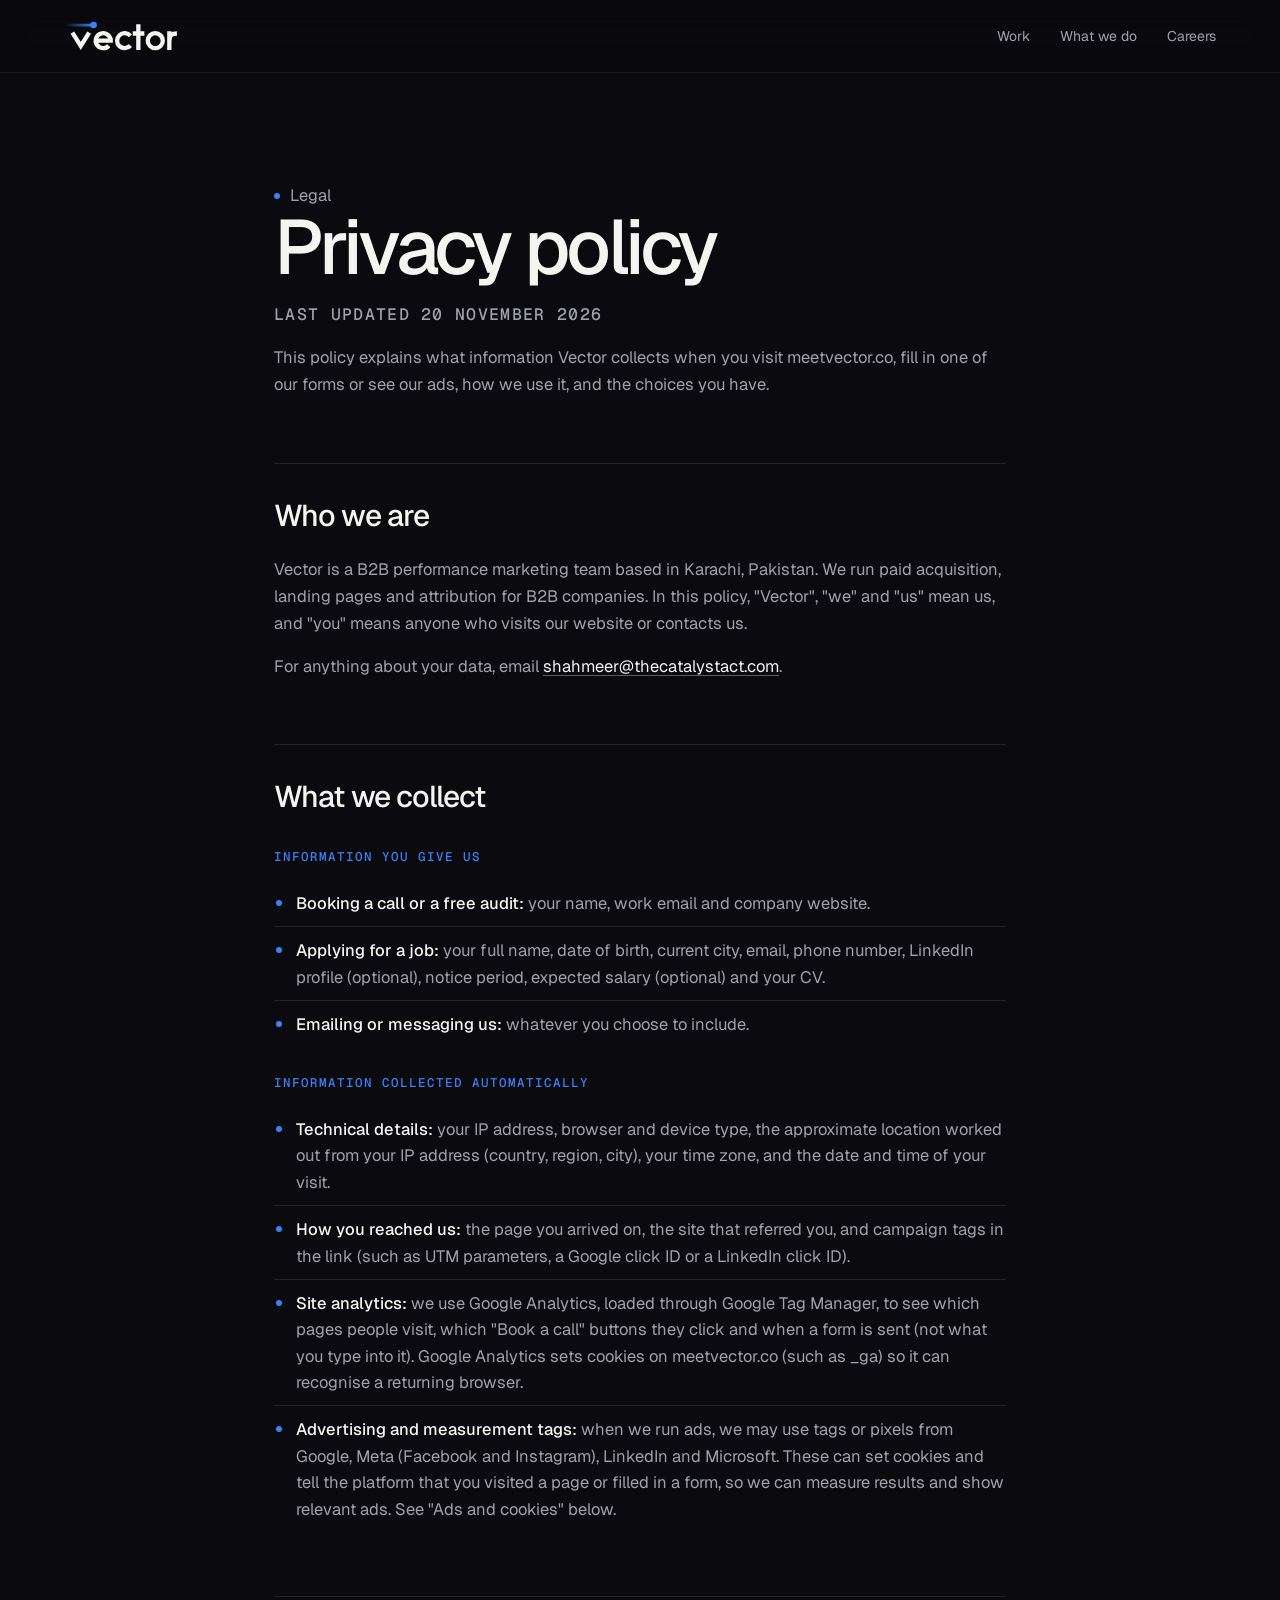
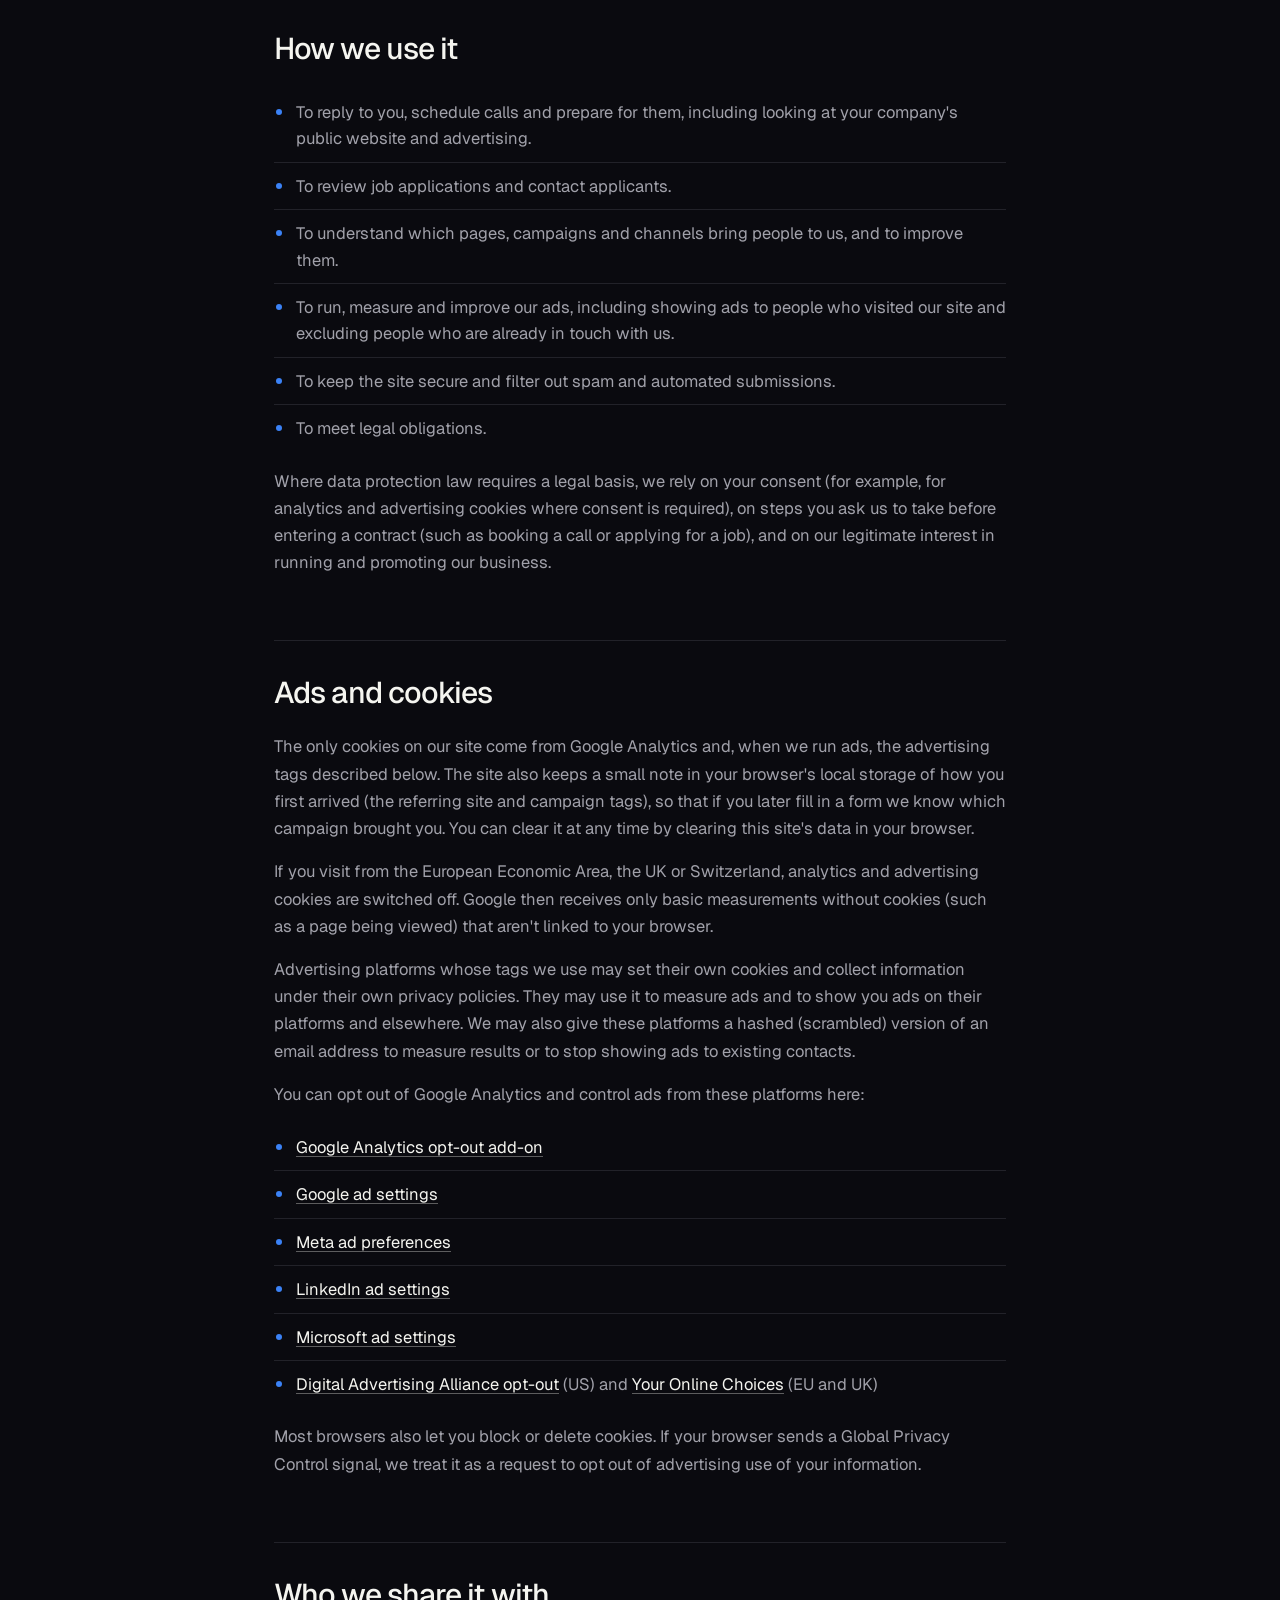
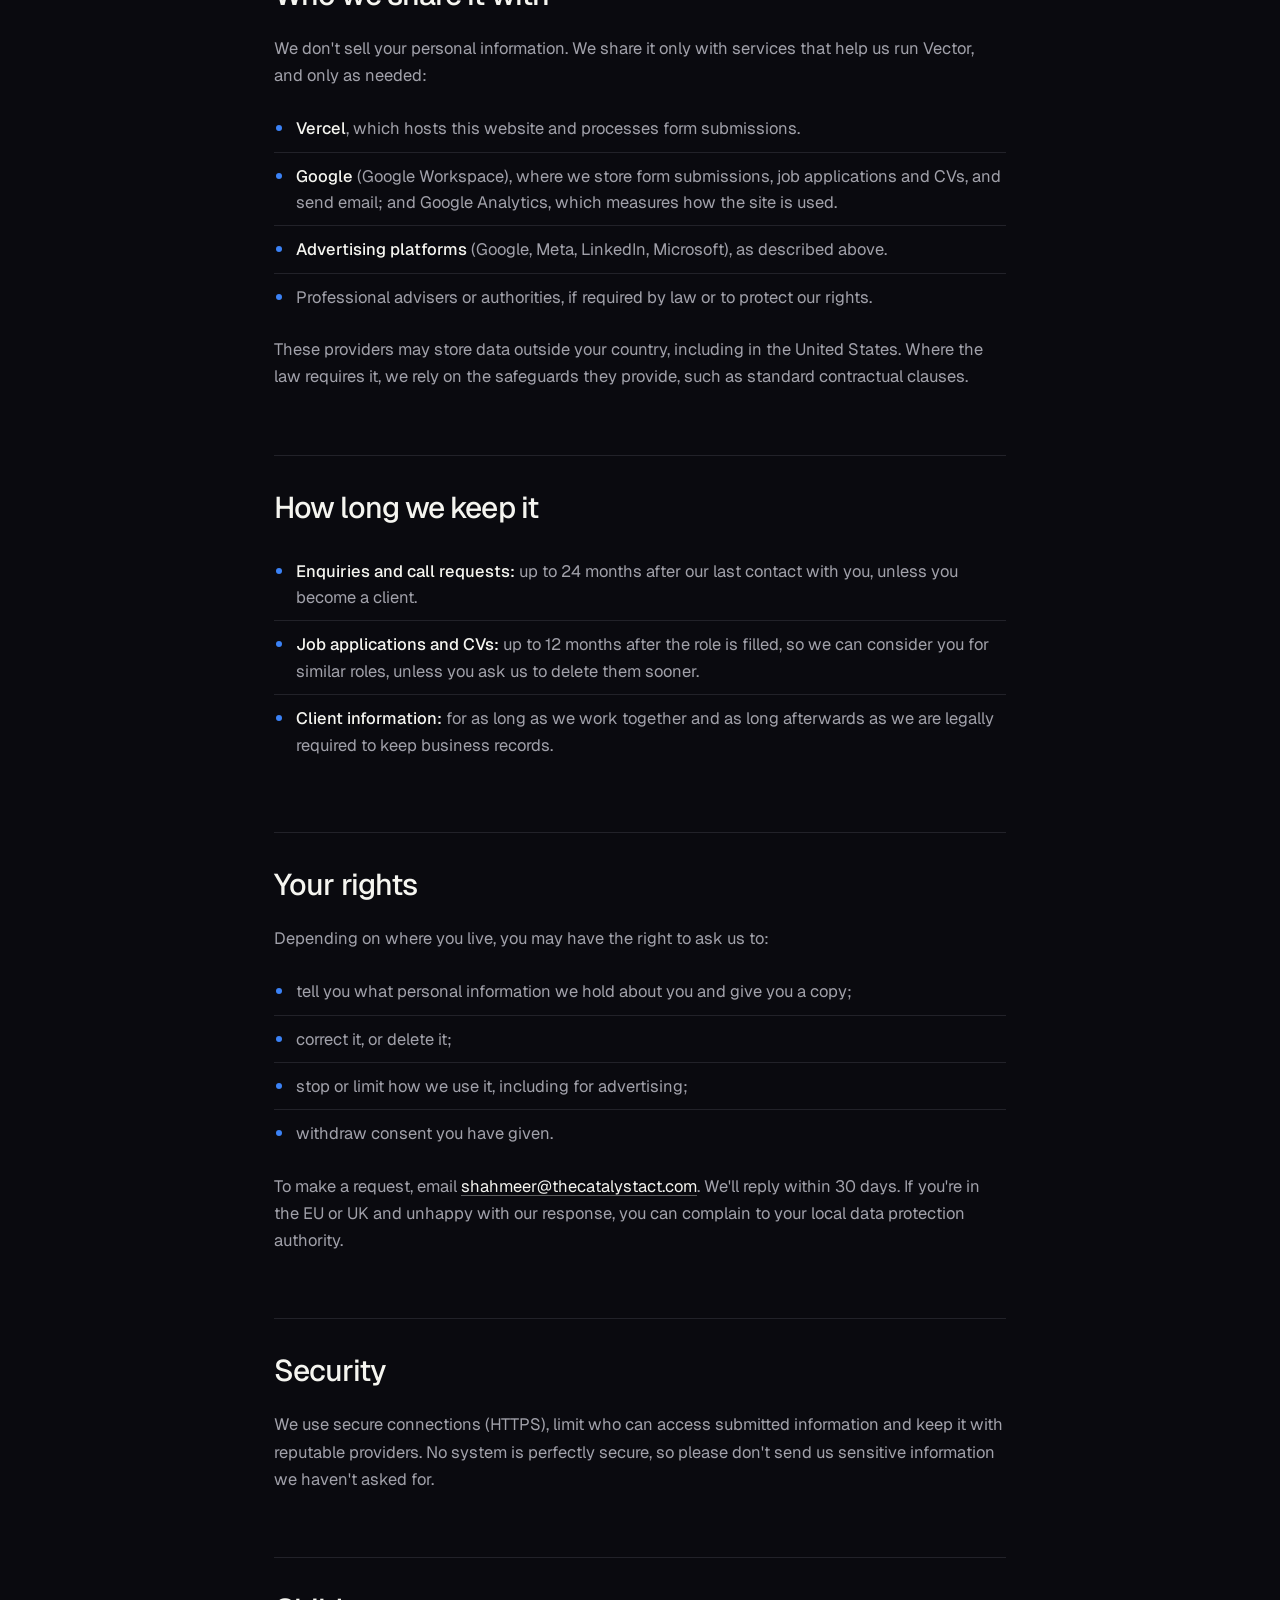
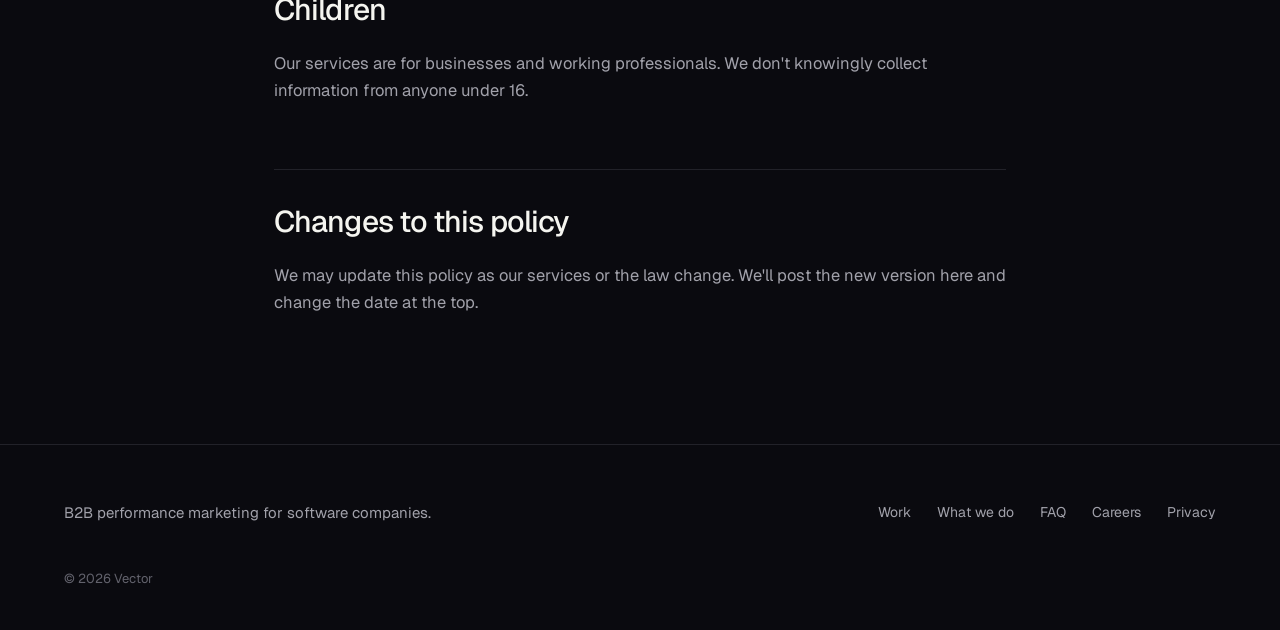
<file: privacy.html>
<!doctype html>
<html lang="en">
<head>
<meta charset="utf-8">
<!-- Google Tag Manager -->
<script>window.dataLayer=window.dataLayer||[];function gtag(){dataLayer.push(arguments);}
/* Consent defaults: off in the EEA, UK and Switzerland (no consent banner yet); a Global Privacy Control signal turns off advertising use everywhere. */
(function(){var g=navigator.globalPrivacyControl===true?'denied':'granted';
gtag('consent','default',{ad_storage:'denied',ad_user_data:'denied',ad_personalization:'denied',analytics_storage:'denied',region:['AT','BE','BG','HR','CY','CZ','DK','EE','FI','FR','DE','GR','HU','IE','IT','LV','LT','LU','MT','NL','PL','PT','RO','SK','SI','ES','SE','IS','LI','NO','GB','CH']});
gtag('consent','default',{ad_storage:g,ad_user_data:g,ad_personalization:g,analytics_storage:'granted'});})();
(function(w,d,s,l,i){w[l]=w[l]||[];w[l].push({'gtm.start':new Date().getTime(),event:'gtm.js'});var f=d.getElementsByTagName(s)[0],j=d.createElement(s),dl=l!='dataLayer'?'&l='+l:'';j.async=true;j.src='https://www.googletagmanager.com/gtm.js?id='+i+dl;f.parentNode.insertBefore(j,f);})(window,document,'script','dataLayer','GTM-5HTP7QW4');</script>
<!-- End Google Tag Manager -->
<meta name="viewport" content="width=device-width,initial-scale=1,viewport-fit=cover">
<title>Privacy policy · Vector</title>
<meta name="description" content="How Vector collects, uses and protects information from visitors to meetvector.co, people who contact us and job applicants.">
<link rel="canonical" href="https://meetvector.co/privacy">
<meta property="og:type" content="website">
<meta property="og:site_name" content="Vector">
<meta property="og:title" content="Privacy policy · Vector">
<meta property="og:description" content="How Vector collects, uses and protects your information.">
<meta property="og:url" content="https://meetvector.co/privacy">
<script>(function(d){d.classList.add('js');if(!matchMedia('(prefers-reduced-motion: reduce)').matches){d.classList.add('cmo');setTimeout(function(){if(!d.classList.contains('cmo-ready'))d.classList.add('cmo-done')},3000);}})(document.documentElement)</script>
<link rel="preconnect" href="https://fonts.googleapis.com">
<link rel="preconnect" href="https://fonts.gstatic.com" crossorigin>
<link rel="stylesheet" href="https://fonts.googleapis.com/css2?family=Geist:wght@300..700&family=Geist+Mono:wght@400;500&display=swap">
<link rel="icon" type="image/svg+xml" href="/assets/favicon.svg">
<link rel="stylesheet" href="/assets/vector.css">
<link rel="stylesheet" href="/assets/careers.css">

<style>
.pv{padding-top:clamp(130px,13vw,170px);padding-bottom:clamp(90px,10vw,140px)}
.pv-in{max-width:780px}
.pv h1{font-size:clamp(44px,6vw,84px);line-height:.98;letter-spacing:-.05em;font-weight:500;margin:0}
.pv-date{margin:18px 0 0;font:500 12px/1 var(--m);letter-spacing:.08em;text-transform:uppercase;color:var(--dim)}
.pv-lede{margin:44px 0 0;font-size:clamp(19px,1.7vw,22px);line-height:1.5;color:var(--bone)}
.pv h2{margin:64px 0 0;padding-top:28px;border-top:1px solid var(--line);font-size:clamp(24px,2.4vw,30px);font-weight:500;letter-spacing:-.03em}
.pv h3{margin:30px 0 0;font:500 12.5px/1 var(--m);letter-spacing:.08em;text-transform:uppercase;color:var(--vblue-2)}
.pv p{margin:16px 0 0;color:var(--ash);line-height:1.65;font-size:16.5px}
.pv ul{margin:16px 0 0;padding:0;list-style:none}
.pv li{position:relative;padding:10px 0 10px 22px;border-top:1px solid var(--line);color:var(--ash);line-height:1.6;font-size:16.5px}
.pv li:first-child{border-top:0}
.pv li::before{content:"";position:absolute;left:2px;top:20px;width:6px;height:6px;border-radius:50%;background:var(--vblue-2)}
.pv li b{color:var(--bone);font-weight:500}
.pv a{color:var(--bone);text-decoration:underline;text-decoration-color:rgba(245,245,240,.35);text-underline-offset:3px;transition:text-decoration-color .4s}
.pv a:hover{text-decoration-color:var(--bone)}
</style>
</head>
<body>
<!-- Google Tag Manager (noscript) -->
<noscript><iframe src="https://www.googletagmanager.com/ns.html?id=GTM-5HTP7QW4" height="0" width="0" style="display:none;visibility:hidden"></iframe></noscript>
<!-- End Google Tag Manager (noscript) -->
<nav class="nav solid" aria-label="Main">
  <div class="wrap">
    <a href="/" class="wordmark" aria-label="Vector home"><svg class="wm" width="115" height="30" viewBox="10 12.5 144 37.5" aria-hidden="true"><defs><linearGradient id="nwm" x1="12" x2="46" y1="0" y2="0" gradientUnits="userSpaceOnUse"><stop offset="0" stop-color="#3B82F6" stop-opacity="0"/><stop offset="1" stop-color="#3B82F6"/></linearGradient></defs><path d="M20.5 26.9L31 43.66L41.5 26.9M49.70 37.10H71.20M68.50 37.10A9.40 9.40 0 1 0 66.09 43.39M93.10 31.06A9.40 9.40 0 1 0 93.10 43.14M103.10 16.6V48.8M96.10 28.10H110.60M133.70 37.10A9.40 9.40 0 1 0 114.90 37.10A9.40 9.40 0 1 0 133.70 37.10ZM141.90 25.4V48.8M141.90 39.10C141.90 29.30 145.40 28.10 151.40 28.10" fill="none" stroke="#F5F5F0" stroke-width="5.4" stroke-miterlimit="10"/><g class="wm-s"><path d="M12 17.5H46" stroke="url(#nwm)" stroke-width="3.4" stroke-linecap="round"/><circle cx="47" cy="17.5" r="4.1" fill="#3B82F6"/></g></svg></a>
    <div class="nav-links"><a href="/#work">Work</a><a href="/#services">What we do</a><a href="/careers">Careers</a></div>
  </div>
</nav>
<main>
<section class="pv">
  <div class="wrap pv-in">
    <p class="label">Legal</p>
    <h1>Privacy policy</h1>
    <p class="pv-date">Last updated 20 November 2026</p>

    <p class="pv-lede">This policy explains what information Vector collects when you visit meetvector.co, fill in one of our forms or see our ads, how we use it, and the choices you have.</p>

    <h2>Who we are</h2>
    <p>Vector is a B2B performance marketing team based in Karachi, Pakistan. We run paid acquisition, landing pages and attribution for B2B companies. In this policy, "Vector", "we" and "us" mean us, and "you" means anyone who visits our website or contacts us.</p>
    <p>For anything about your data, email <a href="mailto:shahmeer@thecatalystact.com">shahmeer@thecatalystact.com</a>.</p>

    <h2>What we collect</h2>
    <h3>Information you give us</h3>
    <ul>
      <li><b>Booking a call or a free audit:</b> your name, work email and company website.</li>
      <li><b>Applying for a job:</b> your full name, date of birth, current city, email, phone number, LinkedIn profile (optional), notice period, expected salary (optional) and your CV.</li>
      <li><b>Emailing or messaging us:</b> whatever you choose to include.</li>
    </ul>
    <h3>Information collected automatically</h3>
    <ul>
      <li><b>Technical details:</b> your IP address, browser and device type, the approximate location worked out from your IP address (country, region, city), your time zone, and the date and time of your visit.</li>
      <li><b>How you reached us:</b> the page you arrived on, the site that referred you, and campaign tags in the link (such as UTM parameters, a Google click ID or a LinkedIn click ID).</li>
      <li><b>Site analytics:</b> we use Google Analytics, loaded through Google Tag Manager, to see which pages people visit, which "Book a call" buttons they click and when a form is sent (not what you type into it). Google Analytics sets cookies on meetvector.co (such as _ga) so it can recognise a returning browser.</li>
      <li><b>Advertising and measurement tags:</b> when we run ads, we may use tags or pixels from Google, Meta (Facebook and Instagram), LinkedIn and Microsoft. These can set cookies and tell the platform that you visited a page or filled in a form, so we can measure results and show relevant ads. See "Ads and cookies" below.</li>
    </ul>

    <h2>How we use it</h2>
    <ul>
      <li>To reply to you, schedule calls and prepare for them, including looking at your company's public website and advertising.</li>
      <li>To review job applications and contact applicants.</li>
      <li>To understand which pages, campaigns and channels bring people to us, and to improve them.</li>
      <li>To run, measure and improve our ads, including showing ads to people who visited our site and excluding people who are already in touch with us.</li>
      <li>To keep the site secure and filter out spam and automated submissions.</li>
      <li>To meet legal obligations.</li>
    </ul>
    <p>Where data protection law requires a legal basis, we rely on your consent (for example, for analytics and advertising cookies where consent is required), on steps you ask us to take before entering a contract (such as booking a call or applying for a job), and on our legitimate interest in running and promoting our business.</p>

    <h2>Ads and cookies</h2>
    <p>The only cookies on our site come from Google Analytics and, when we run ads, the advertising tags described below. The site also keeps a small note in your browser's local storage of how you first arrived (the referring site and campaign tags), so that if you later fill in a form we know which campaign brought you. You can clear it at any time by clearing this site's data in your browser.</p>
    <p>If you visit from the European Economic Area, the UK or Switzerland, analytics and advertising cookies are switched off. Google then receives only basic measurements without cookies (such as a page being viewed) that aren't linked to your browser.</p>
    <p>Advertising platforms whose tags we use may set their own cookies and collect information under their own privacy policies. They may use it to measure ads and to show you ads on their platforms and elsewhere. We may also give these platforms a hashed (scrambled) version of an email address to measure results or to stop showing ads to existing contacts.</p>
    <p>You can opt out of Google Analytics and control ads from these platforms here:</p>
    <ul class="pv-links">
      <li><a href="https://tools.google.com/dlpage/gaoptout" target="_blank" rel="noopener">Google Analytics opt-out add-on</a></li>
      <li><a href="https://adssettings.google.com" target="_blank" rel="noopener">Google ad settings</a></li>
      <li><a href="https://www.facebook.com/adpreferences" target="_blank" rel="noopener">Meta ad preferences</a></li>
      <li><a href="https://www.linkedin.com/psettings/advertising" target="_blank" rel="noopener">LinkedIn ad settings</a></li>
      <li><a href="https://account.microsoft.com/privacy/ad-settings" target="_blank" rel="noopener">Microsoft ad settings</a></li>
      <li><a href="https://optout.aboutads.info" target="_blank" rel="noopener">Digital Advertising Alliance opt-out</a> (US) and <a href="https://www.youronlinechoices.eu" target="_blank" rel="noopener">Your Online Choices</a> (EU and UK)</li>
    </ul>
    <p>Most browsers also let you block or delete cookies. If your browser sends a Global Privacy Control signal, we treat it as a request to opt out of advertising use of your information.</p>

    <h2>Who we share it with</h2>
    <p>We don't sell your personal information. We share it only with services that help us run Vector, and only as needed:</p>
    <ul>
      <li><b>Vercel</b>, which hosts this website and processes form submissions.</li>
      <li><b>Google</b> (Google Workspace), where we store form submissions, job applications and CVs, and send email; and Google Analytics, which measures how the site is used.</li>
      <li><b>Advertising platforms</b> (Google, Meta, LinkedIn, Microsoft), as described above.</li>
      <li>Professional advisers or authorities, if required by law or to protect our rights.</li>
    </ul>
    <p>These providers may store data outside your country, including in the United States. Where the law requires it, we rely on the safeguards they provide, such as standard contractual clauses.</p>

    <h2>How long we keep it</h2>
    <ul>
      <li><b>Enquiries and call requests:</b> up to 24 months after our last contact with you, unless you become a client.</li>
      <li><b>Job applications and CVs:</b> up to 12 months after the role is filled, so we can consider you for similar roles, unless you ask us to delete them sooner.</li>
      <li><b>Client information:</b> for as long as we work together and as long afterwards as we are legally required to keep business records.</li>
    </ul>

    <h2>Your rights</h2>
    <p>Depending on where you live, you may have the right to ask us to:</p>
    <ul>
      <li>tell you what personal information we hold about you and give you a copy;</li>
      <li>correct it, or delete it;</li>
      <li>stop or limit how we use it, including for advertising;</li>
      <li>withdraw consent you have given.</li>
    </ul>
    <p>To make a request, email <a href="mailto:shahmeer@thecatalystact.com">shahmeer@thecatalystact.com</a>. We'll reply within 30 days. If you're in the EU or UK and unhappy with our response, you can complain to your local data protection authority.</p>

    <h2>Security</h2>
    <p>We use secure connections (HTTPS), limit who can access submitted information and keep it with reputable providers. No system is perfectly secure, so please don't send us sensitive information we haven't asked for.</p>

    <h2>Children</h2>
    <p>Our services are for businesses and working professionals. We don't knowingly collect information from anyone under 16.</p>

    <h2>Changes to this policy</h2>
    <p>We may update this policy as our services or the law change. We'll post the new version here and change the date at the top.</p>
  </div>
</section>
</main>
<footer class="foot">
  <div class="wrap">
    <div class="foot-r">
      <p>B2B performance marketing for software companies.</p>
      <div class="foot-links"><a href="/#work">Work</a><a href="/#services">What we do</a><a href="/#faq">FAQ</a><a href="/careers">Careers</a><a href="/privacy" aria-current="page">Privacy</a></div>
    </div>
    <small>© 2026 Vector</small>
  </div>
</footer>
<script src="/assets/leads.js"></script>

</body>
</html>
</file>
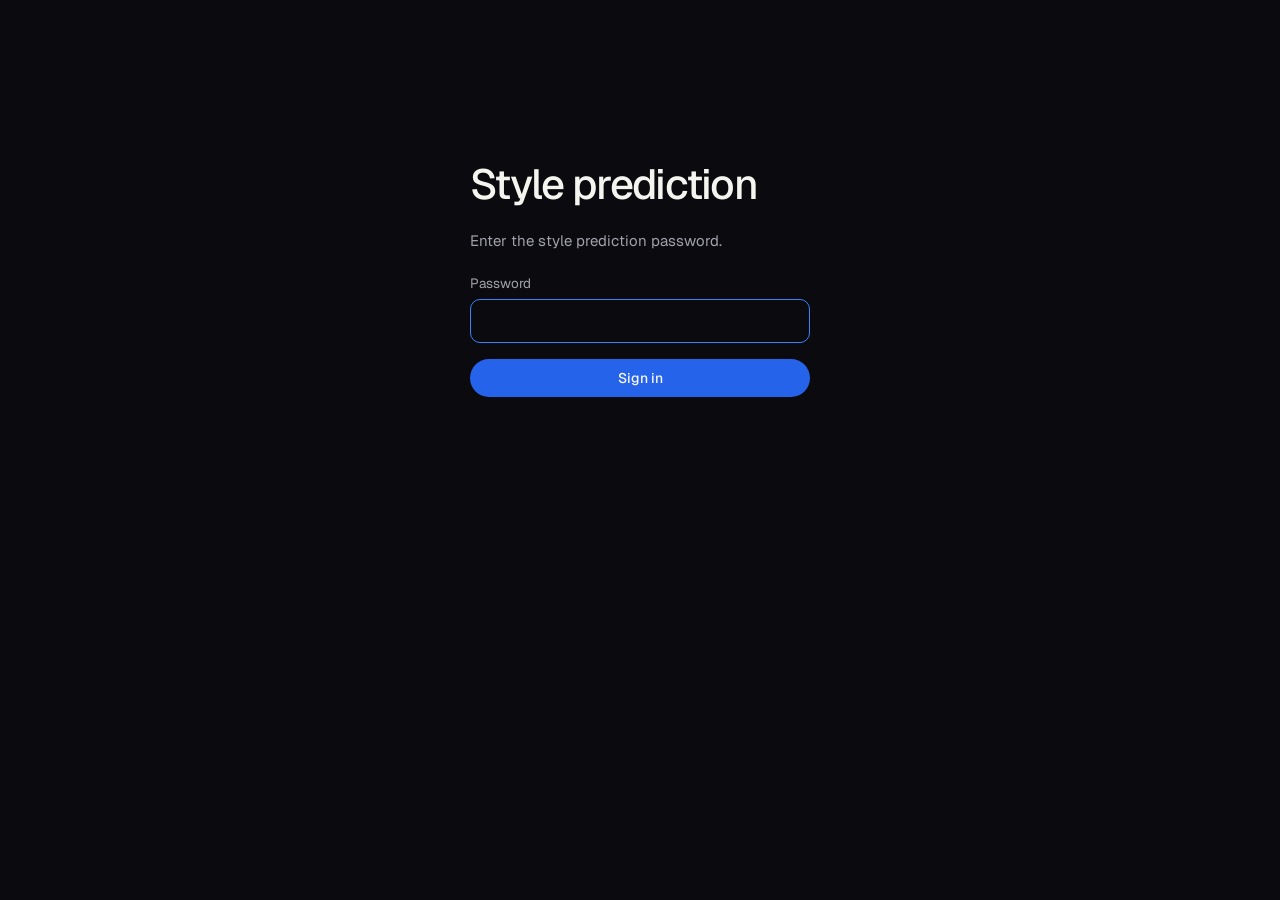
<file: style-prediction-model.html>
<!doctype html>
<html lang="en">
<head>
<meta charset="utf-8">
<meta name="viewport" content="width=device-width,initial-scale=1,viewport-fit=cover">
<title>Style sales prediction · Vector</title>
<meta name="robots" content="noindex,nofollow">
<link rel="preconnect" href="https://fonts.googleapis.com">
<link rel="preconnect" href="https://fonts.gstatic.com" crossorigin>
<link rel="stylesheet" href="https://fonts.googleapis.com/css2?family=Geist:wght@300..700&family=Geist+Mono:wght@400;500&display=swap">
<link rel="icon" type="image/svg+xml" href="/assets/favicon.svg">
<link rel="stylesheet" href="/assets/vector.css">
<link rel="stylesheet" href="/assets/admin.css">
<link rel="stylesheet" href="/assets/style-model.css">
</head>
<body>
<div id="app"></div>
<script src="/assets/style-predict.js"></script>
<script src="/assets/style-model.js"></script>
</body>
</html>
</file>
<file: assets/vector.css>
/* Vector shared styles for the work preview: Vector's frame stays constant, each case sets its own colour world */
:root{
  --ink:#0A0A0F;--ink-2:#111117;--line:#222229;--line-2:#34343C;
  --bone:#F5F5F0;--ash:#A1A1AA;--dim:#62626C;
  --acc:#3B82F6;--acc-2:#60A5FA;--on-accent:#F5F5F0;
  --vblue:#2563EB;--vblue-2:#3B82F6;
  --nav-bg:rgba(10,10,15,.72);--dimtext:#3b3b44;--glow:rgba(59,130,246,.5);--cta-glow:rgba(37,99,235,.16);
  --f:"Geist",system-ui,-apple-system,"Segoe UI",Roboto,sans-serif;
  --m:"Geist Mono",ui-monospace,SFMono-Regular,Menlo,monospace;
  --fd:var(--f);
  --e:cubic-bezier(.16,1,.3,1);
  color-scheme:dark;
}
*{box-sizing:border-box}
html{background:var(--ink);-webkit-text-size-adjust:100%}
html.lenis,html.lenis body{height:auto}
.lenis.lenis-smooth{scroll-behavior:auto!important}
body{margin:0;background:var(--ink);color:var(--bone);font:400 17px/1.6 var(--f);-webkit-font-smoothing:antialiased;overflow-x:clip}
::selection{background:var(--vblue);color:#F5F5F0}
a{color:inherit;text-decoration:none}
button{font:inherit;color:inherit}
:focus-visible{outline:2px solid var(--acc);outline-offset:4px;border-radius:2px}
img,svg{max-width:100%}
h1,h2,h3,h4{margin:0;font-weight:500;text-wrap:balance}
.wrap{max-width:1200px;margin-inline:auto;padding-left:max(24px,env(safe-area-inset-left,0px));padding-right:max(24px,env(safe-area-inset-right,0px))}
section{position:relative}
.sec{padding-block:clamp(100px,12vw,170px)}
.label{display:flex;align-items:center;gap:10px;font-size:14px;color:var(--ash);margin:0 0 22px}
.label::before{content:"";width:6px;height:6px;border-radius:50%;background:var(--vblue-2)}
.h2{font-size:clamp(40px,5.2vw,76px);line-height:1;letter-spacing:-.045em;max-width:14ch}
.sub{color:var(--ash);font-size:clamp(17px,1.4vw,19px);line-height:1.6;max-width:48ch;margin:24px 0 0}
.motion [data-rv]{opacity:0;transform:translateY(18px);filter:blur(6px)}

/* Vector's own controls never take the client colour */
.btn{display:inline-flex;align-items:center;gap:10px;padding:16px 24px;border-radius:999px;border:0;cursor:pointer;font:500 15px/1 var(--f);transition:background .5s var(--e),box-shadow .5s var(--e)}
.btn-blue{background:var(--vblue);color:#F5F5F0}
.btn-blue:hover{background:var(--vblue-2);box-shadow:0 10px 40px -10px rgba(59,130,246,.75)}
.btn svg,.lnk svg,.tile-cta svg{transition:transform .5s var(--e)}
.btn:hover svg,.lnk:hover svg{transform:translateX(4px)}
.lnk{display:inline-flex;align-items:center;gap:8px;font-weight:500;position:relative;padding-block:6px}
.lnk::after{content:"";position:absolute;left:0;right:0;bottom:0;height:1px;background:currentColor;opacity:.3;transition:opacity .5s var(--e)}
.lnk:hover::after{opacity:1}
.ctas{display:flex;flex-wrap:wrap;align-items:center;gap:16px 28px;margin-top:38px}

/* nav: always Vector */
.nav{position:fixed;top:0;left:0;right:0;z-index:50;padding-top:env(safe-area-inset-top,0px);transition:transform .7s var(--e),background .5s,border-color .5s;border-bottom:1px solid transparent}
.nav.hide{transform:translateY(-105%)}
.nav.solid{background:var(--nav-bg);-webkit-backdrop-filter:blur(16px);backdrop-filter:blur(16px);border-bottom-color:rgba(255,255,255,.06)}
.nav .wrap{display:flex;align-items:center;justify-content:space-between;height:72px;gap:24px}
.wordmark{display:inline-flex;align-items:center}
.wordmark .wm{display:block;overflow:visible}
.wordmark .wm-s{transition:transform .7s var(--e)}
.wordmark:hover .wm-s{transform:translate(4px,-3px)}
.nav-links{display:flex;gap:30px;font-size:14px;color:var(--ash)}
.nav-links a{transition:color .4s}
.nav-links a:hover,.nav-links a[aria-current="page"]{color:var(--bone)}
.nav .btn{padding:11px 18px;font-size:14px}
.nav-prog{position:absolute;left:0;bottom:-1px;height:2px;width:100%;background:var(--acc);transform-origin:left;transform:scaleX(0)}
@media (max-width:860px){.nav-links{display:none}}

/* work tiles */
.work-head{display:grid;grid-template-columns:minmax(0,6fr) minmax(0,5fr);gap:32px 56px;align-items:end}
.work-head .sub{margin:0}
@media (max-width:860px){.work-head{grid-template-columns:1fr}}
.tiles{display:flex;flex-direction:column;gap:22px;margin-top:clamp(56px,6vw,80px)}
.tile{position:relative;display:grid;grid-template-columns:minmax(0,5fr) minmax(0,6fr);min-height:460px;border-radius:24px;overflow:hidden;border:1px solid var(--t-line);background:var(--t-bg);color:var(--t-fg);isolation:isolate;transition:transform .8s var(--e),box-shadow .8s var(--e),border-color .6s var(--e)}
.tile:hover{transform:translateY(-4px);border-color:var(--t-acc);box-shadow:0 40px 90px -40px var(--t-glow)}
.tile-txt{display:flex;flex-direction:column;justify-content:space-between;gap:36px;padding:clamp(26px,3vw,40px)}
.tile-client{display:flex;align-items:center;gap:10px;margin:0;font-size:14px;color:var(--t-mute)}
.tile-client i{width:7px;height:7px;border-radius:50%;background:var(--t-acc);box-shadow:0 0 12px var(--t-acc)}
.tile h3{font-size:clamp(26px,2.6vw,38px);line-height:1.08;letter-spacing:-.035em;margin-top:18px;max-width:18ch}
.tile-stats{display:flex;flex-wrap:wrap;gap:16px 40px}
.tile-stats span{display:flex;flex-direction:column;gap:6px;font-size:13.5px;color:var(--t-mute)}
.tile-stats b{font:500 clamp(30px,3vw,44px)/1 var(--f);letter-spacing:-.045em;color:var(--t-fg);font-variant-numeric:tabular-nums}
.tile-cta{display:inline-flex;align-items:center;gap:8px;margin-top:26px;font-weight:500;font-size:15px}
.tile:hover .tile-cta svg,.next:hover .tile-cta svg{transform:translateX(4px)}
.tile-vis{position:relative;min-height:380px;overflow:hidden}
/* alternate: text left, right, left */
.tile:nth-child(even){grid-template-columns:minmax(0,6fr) minmax(0,5fr)}
.tile:nth-child(even) .tile-txt{order:2}
.tile-tamba{--t-bg:#0D0B07;--t-fg:#F7EFD9;--t-mute:#B1A78D;--t-line:#2A2419;--t-acc:#E9B949;--t-glow:rgba(233,185,73,.45)}
.tile-pers{--t-bg:#0C0A1A;--t-fg:#F1EDFF;--t-mute:#A9A2CC;--t-line:#272247;--t-acc:#B6A4FF;--t-glow:rgba(182,164,255,.45)}
.tile-rout{--t-bg:#07120E;--t-fg:#ECF3EE;--t-mute:#9DB2A6;--t-line:#1C2E25;--t-acc:#19B57E;--t-glow:rgba(25,181,126,.4)}
@media (max-width:900px){.tile,.tile:nth-child(even){grid-template-columns:1fr}.tile:nth-child(even) .tile-txt{order:0}.tile-vis{min-height:400px}}

/* case study frame */
.cs-hero{position:relative;padding-top:clamp(140px,15vw,190px);padding-bottom:clamp(40px,5vw,72px);overflow:hidden}
.cs-client{display:flex;align-items:center;gap:10px;margin:0;font-size:15px;color:var(--ash)}
.cs-client i{width:7px;height:7px;border-radius:50%;background:var(--acc);box-shadow:0 0 12px var(--acc)}
.cs-h1{font-size:clamp(52px,7.6vw,124px);line-height:.95;letter-spacing:-.055em;margin-top:26px;max-width:12ch}
.cs-h1 .l{display:block;overflow:hidden;padding-bottom:.06em}
.cs-h1 .l>span{display:inline-block}
.cs-lede{color:var(--ash);font-size:clamp(18px,1.5vw,21px);max-width:52ch;margin:30px 0 0}
.cs-res{display:flex;flex-wrap:wrap;gap:18px 52px;margin-top:40px;padding-top:26px;border-top:1px solid var(--line)}
.cs-res div{display:flex;flex-direction:column;gap:8px;font-size:14px;color:var(--ash);max-width:20ch}
.cs-res b{font:500 clamp(34px,3.6vw,52px)/1 var(--f);letter-spacing:-.05em;color:var(--acc);font-variant-numeric:tabular-nums}
.cs-meta{display:grid;grid-template-columns:repeat(4,minmax(0,1fr));gap:24px;margin:0;padding-top:28px;border-top:1px solid var(--line)}
.cs-meta dt{font-size:13px;color:var(--dim);margin-bottom:8px}
.cs-meta dd{margin:0;font-size:15px;line-height:1.5;color:var(--bone)}
@media (max-width:860px){.cs-meta{grid-template-columns:1fr 1fr}}
.act{padding-block:clamp(90px,10vw,150px);border-top:1px solid var(--line)}
.chap{display:flex;align-items:center;gap:12px;margin:0 0 34px;font-size:14px;color:var(--ash)}
.chap b{display:grid;place-items:center;width:26px;height:26px;border-radius:50%;border:1px solid var(--acc);color:var(--acc);font:500 12px var(--m)}
.statement{font-size:clamp(30px,3.8vw,56px);line-height:1.12;letter-spacing:-.035em;max-width:26ch;margin:0}
.statement .w,.act-h .w{transition:color .4s}
.motion [data-brighten] .w{color:var(--dimtext)}
.act-h{font-size:clamp(40px,5.2vw,80px);line-height:1;letter-spacing:-.05em;max-width:16ch}
.act-p{color:var(--ash);font-size:clamp(17px,1.4vw,19px);max-width:50ch;margin:24px 0 0}
.split{display:grid;grid-template-columns:minmax(0,6fr) minmax(0,5fr);gap:clamp(32px,5vw,80px);align-items:center}
.split.top{align-items:end}
@media (max-width:900px){.split{grid-template-columns:1fr}}
.panel{position:relative;border-radius:22px;border:1px solid var(--line);background:var(--ink-2);overflow:hidden}
.gap-l{margin-top:clamp(56px,7vw,88px)}
.viz{display:block;width:100%;height:auto;overflow:visible}
.viz .tick,.tick{font:500 12px var(--f);fill:var(--dim)}
.viz-cap{font-size:13.5px;color:var(--dim);margin:16px 0 0;max-width:72ch}
.three{display:grid;grid-template-columns:repeat(3,minmax(0,1fr));gap:clamp(20px,3vw,40px);margin-top:clamp(56px,6vw,80px);padding-top:30px;border-top:1px solid var(--line)}
.three b{display:block;font-weight:500;font-size:19px;letter-spacing:-.02em}
.three p{color:var(--ash);font-size:15.5px;margin:10px 0 0}
@media (max-width:760px){.three{grid-template-columns:1fr}}
.big-nums{display:grid;grid-template-columns:repeat(3,minmax(0,1fr));margin-top:clamp(56px,6vw,80px);border-top:1px solid var(--line)}
.big-nums div{padding:28px 24px 6px 0}
.big-nums div+div{padding-left:24px;border-left:1px solid var(--line)}
.big-nums b{display:block;font:500 clamp(48px,6vw,92px)/1 var(--f);letter-spacing:-.06em;color:var(--acc);font-variant-numeric:tabular-nums}
.big-nums span{display:block;color:var(--ash);margin-top:14px;font-size:15px;max-width:28ch}
@media (max-width:760px){.big-nums{grid-template-columns:1fr}.big-nums div,.big-nums div+div{padding:22px 0;border-left:0;border-top:1px solid var(--line)}}
.cs-quote{margin:0}
.cs-quote blockquote{margin:0;font-size:clamp(30px,4vw,60px);line-height:1.1;letter-spacing:-.04em;max-width:24ch;text-indent:-.4em}
.cs-quote figcaption{margin-top:28px;color:var(--ash);font-size:15px}
.cs-quote figcaption b{display:block;color:var(--bone);font-weight:500}
.next{position:relative;display:block;padding:clamp(34px,5vw,64px);border-radius:24px;border:1px solid var(--line);overflow:hidden;isolation:isolate;transition:border-color .6s var(--e)}
.next:hover{border-color:var(--n-acc)}
.next-glow{position:absolute;inset:-40%;z-index:-1;background:radial-gradient(closest-side,var(--n-acc),transparent);opacity:.12;transition:opacity .8s var(--e)}
.next:hover .next-glow{opacity:.24}
.next small{font-size:14px;color:var(--ash)}
.next h2{font-size:clamp(32px,4.4vw,64px);line-height:1.02;letter-spacing:-.045em;margin-top:16px;max-width:20ch}
.replay{all:unset;cursor:pointer;display:inline-flex;align-items:center;gap:8px;padding:8px 14px;border-radius:999px;border:1px solid var(--line-2);font-size:13px;color:var(--ash);transition:color .4s,border-color .4s}
.replay:hover{color:var(--bone);border-color:var(--ash)}
.cta{overflow:hidden}
.cta::before{content:"";position:absolute;inset:0;pointer-events:none;background:radial-gradient(700px circle at 75% 40%,var(--cta-glow),transparent 60%)}
.cs-cta{position:relative}
.cs-cta h2{font-size:clamp(44px,6.4vw,100px);line-height:.98;letter-spacing:-.055em;max-width:14ch}

/* chapter tracker */
.chaps{position:fixed;left:50%;bottom:calc(18px + env(safe-area-inset-bottom,0px));z-index:40;display:flex;gap:4px;padding:5px;border-radius:999px;background:rgba(10,10,15,.78);-webkit-backdrop-filter:blur(14px);backdrop-filter:blur(14px);border:1px solid rgba(255,255,255,.08);transform:translate(-50%,24px);opacity:0;pointer-events:none;transition:opacity .5s var(--e),transform .7s var(--e);max-width:calc(100vw - 32px);overflow-x:auto;scrollbar-width:none}
.chaps::-webkit-scrollbar{display:none}
.chaps.on{opacity:1;transform:translate(-50%,0);pointer-events:auto}
.chaps a{display:flex;align-items:center;gap:7px;padding:8px 13px;border-radius:999px;font-size:13px;color:#A1A1AA;white-space:nowrap;transition:background .4s,color .4s}
.chaps a b{font:500 11px var(--m);color:#62626C;transition:color .4s}
.chaps a.on{background:rgba(255,255,255,.08);color:#F5F5F0}
.chaps a.on b{color:var(--acc)}
@media (max-width:620px){.chaps a span{display:none}.chaps a.on span{display:inline}}

.foot{border-top:1px solid var(--line);padding-block:56px 40px}
.foot-r{display:flex;flex-wrap:wrap;justify-content:space-between;gap:28px}
.foot p{margin:0;color:var(--ash);font-size:15px;max-width:50ch}
.foot-links{display:flex;flex-wrap:wrap;gap:10px 26px;font-size:14px;color:var(--ash)}
.foot-links a{transition:color .4s}
.foot-links a:hover{color:var(--bone)}
.foot small{display:block;margin-top:44px;color:var(--dim);font-size:13px}

@media (prefers-reduced-motion:reduce){*,*::before,*::after{transition-duration:.001ms!important;animation-duration:.001ms!important}}
</file>
<file: assets/careers.css>
/* Careers pages. Sits on top of vector.css. */
:root{--leak:#E5484D;--ink-3:#16161D}
.job-meta{display:flex;flex-wrap:wrap;gap:6px 18px;font:500 12px/1.4 var(--m);letter-spacing:.08em;text-transform:uppercase;color:var(--ash)}
.job-meta span{overflow-wrap:anywhere}
.job-meta span+span::before{content:"";display:inline-block;width:3px;height:3px;border-radius:50%;background:var(--dim);vertical-align:middle;margin:-2px 18px 0 -12px}
.sr{position:absolute!important;width:1px;height:1px;overflow:hidden;clip:rect(0 0 0 0);white-space:nowrap}

/* ---------- hero ---------- */
.c-hero{padding-top:clamp(150px,16vw,220px);padding-bottom:clamp(90px,10vw,140px);overflow:hidden}
.c-amb{position:absolute;inset:0;width:100%;height:100%;display:block}
.c-hero::after{content:"";position:absolute;inset:0;pointer-events:none;z-index:1;background:radial-gradient(ellipse 50% 60% at 22% 45%,rgba(10,10,15,.75),rgba(10,10,15,0) 75%)}
.c-hero .wrap{position:relative;z-index:2}
.c-hero h1{font-size:clamp(56px,7.6vw,116px);line-height:.96;letter-spacing:-.055em;font-weight:500}
.c-hero .sub{max-width:46ch}
.ctas .btn:hover svg{transform:translateY(3px)}
.c-msg .sub{max-width:52ch}

/* ---------- sections ---------- */
.c-sec{padding-block:clamp(80px,9vw,130px);border-top:1px solid var(--line)}
.c-head{margin-bottom:clamp(40px,5vw,64px)}
.c-head h2{font-size:clamp(36px,4.6vw,64px);line-height:1;letter-spacing:-.045em;font-weight:500;max-width:22ch}
.c-head-row{display:flex;flex-wrap:wrap;justify-content:space-between;align-items:flex-end;gap:16px 40px}
.c-count{margin:0;font:500 12.5px/1 var(--m);letter-spacing:.08em;text-transform:uppercase;color:var(--ash);padding:9px 14px;border:1px solid var(--line-2);border-radius:999px}

.about-text{font-size:clamp(28px,3.4vw,48px);line-height:1.18;letter-spacing:-.035em;max-width:24ch;margin:0}
.about-foot{display:flex;flex-wrap:wrap;justify-content:space-between;align-items:center;gap:20px;margin-top:72px;padding-top:28px;border-top:1px solid var(--line);color:var(--ash)}
.about-foot p{margin:0;max-width:52ch}
.lnk::after{content:"";position:absolute;left:0;right:0;bottom:0;height:1px;background:currentColor;opacity:.3;transition:opacity .5s var(--e)}
.lnk:hover::after{opacity:1}
.lnk svg{transition:transform .5s var(--e)}
.lnk:hover svg{transform:translateX(4px)}
.about-foot .lnk{color:var(--bone)}

/* ---------- roles (accordion) ---------- */
.c-roles{padding-bottom:clamp(100px,11vw,160px)}
.closed-note{margin:0 0 24px;padding:14px 18px;border:1px solid var(--line-2);border-radius:12px;color:var(--ash);font-size:15px}
.roles{list-style:none;margin:0;padding:0;display:flex;flex-direction:column;gap:12px}
.role{border:1px solid var(--line);border-radius:18px;background:var(--ink-2);transition:border-color .5s var(--e),background .5s var(--e)}
.role:hover{border-color:var(--line-2)}
.role.open{border-color:#2b3a5c;background:linear-gradient(180deg,#121524,var(--ink-2) 220px)}
.role-h{margin:0;font:inherit}
.role-btn{all:unset;box-sizing:border-box;width:100%;cursor:pointer;display:grid;grid-template-columns:minmax(0,1fr) auto auto;gap:12px 36px;align-items:center;padding:26px 28px;border-radius:18px}
.role-btn:focus-visible{outline:2px solid var(--vblue-2);outline-offset:3px}
.role-t{font-size:clamp(22px,2.3vw,30px);font-weight:500;line-height:1.15;letter-spacing:-.03em;color:var(--bone)}
.role-t .draft{font:500 11px/1 var(--m);letter-spacing:.08em;text-transform:uppercase;font-style:normal;color:var(--ink);background:var(--bone);border-radius:6px;padding:4px 7px;vertical-align:5px;margin-left:8px}
.role-tog{display:inline-flex;align-items:center;gap:12px;font-size:14px;color:var(--ash);white-space:nowrap;transition:color .4s}
.role-tog i{position:relative;width:34px;height:34px;border-radius:50%;border:1px solid var(--line-2);transition:background .5s var(--e),border-color .5s var(--e),transform .6s var(--e)}
.role-tog i::before,.role-tog i::after{content:"";position:absolute;left:50%;top:50%;width:12px;height:1.5px;margin:-.75px 0 0 -6px;background:var(--bone);transition:transform .6s var(--e)}
.role-tog i::after{transform:rotate(90deg)}
.role-btn:hover .role-tog{color:var(--bone)}
.role-btn:hover .role-tog i{border-color:var(--ash)}
.role.open .role-tog i{background:var(--vblue);border-color:var(--vblue);transform:rotate(180deg)}
.role.open .role-tog i::after{transform:rotate(0)}
@media (max-width:760px){.role-btn{grid-template-columns:minmax(0,1fr) auto;padding:22px 20px}.role-btn .job-meta{grid-column:1;grid-row:2}.role-tog{grid-column:2;grid-row:1/3}.role-tog-t{display:none}}

.js .role-jd{display:grid;grid-template-rows:0fr;transition:grid-template-rows .7s var(--e)}
.js .role.open .role-jd{grid-template-rows:1fr}
.js .role-jd-in{min-height:0;overflow:hidden;opacity:0;transform:translateY(-6px);transition:opacity .5s var(--e),transform .7s var(--e)}
.js .role.open .role-jd-in{opacity:1;transform:none;transition-delay:.1s}
.role-jd-in{padding:0 28px}
.jd{max-width:780px;padding:30px 0 34px;border-top:1px solid var(--line)}
.jd-intro p{font-size:clamp(17px,1.5vw,20px);line-height:1.5;letter-spacing:-.012em;margin:0 0 14px;color:var(--bone)}
.jd-sec{margin-top:34px}
.jd-sec h4{margin:0;font-size:13px;font-weight:500;font-family:var(--m);letter-spacing:.08em;text-transform:uppercase;color:var(--vblue-2)}
.jd-sec ul{list-style:none;margin:14px 0 0;padding:0}
.jd-sec li{position:relative;padding:11px 0 11px 22px;color:#D4D4D0;border-top:1px solid var(--line);font-size:16px;line-height:1.5}
.jd-sec li::before{content:"";position:absolute;left:2px;top:21px;width:6px;height:6px;border-radius:50%;background:var(--vblue-2)}
.btn-blue:hover{background:var(--vblue-2);box-shadow:0 10px 40px -10px rgba(59,130,246,.75)}
.btn svg{transition:transform .5s var(--e)}
.btn:hover svg{transform:translateX(4px)}
.jd-cta{margin-top:36px}
@media (max-width:860px){.role-jd-in{padding:0 20px}}
.empty{color:var(--ash);margin:0;padding:30px;border:1px dashed var(--line-2);border-radius:18px}

/* ---------- apply page ---------- */
.back{display:inline-block;font-size:14px;color:var(--ash);margin-bottom:40px;transition:color .4s}
.back::before{content:"←";display:inline-block;margin-right:7px;transition:transform .5s var(--e)}
.back:hover{color:var(--bone)}
.back:hover::before{transform:translateX(-3px)}
.ap-hero{padding-top:clamp(130px,13vw,170px);padding-bottom:clamp(60px,7vw,96px);overflow:hidden}
.ap-hero::after{content:"";position:absolute;inset:0;pointer-events:none;z-index:1;background:radial-gradient(ellipse 50% 70% at 22% 50%,rgba(10,10,15,.8),rgba(10,10,15,0) 75%)}
.ap-hero .wrap{position:relative;z-index:2;max-width:880px}
.ap-hero h1{font-size:clamp(44px,6vw,84px);line-height:.96;letter-spacing:-.055em;font-weight:500;max-width:14ch}
.ap-hero .sub{max-width:46ch}

/* the body: open layout like the main page's booking form, with a glow that follows the pointer */
.ap-body{overflow:hidden;padding-bottom:clamp(100px,11vw,160px)}
.ap-body::before{content:"";position:absolute;inset:0;pointer-events:none;background:radial-gradient(700px circle at var(--gx,78%) var(--gy,22%),rgba(37,99,235,.13),transparent 60%)}
.ap-body .wrap{position:relative;max-width:880px}
.apply-form{display:flex;flex-direction:column}
.grp{margin:0;padding:0;border:0;min-width:0;display:block;padding-block:40px;border-top:1px solid var(--line)}
.grp-h{margin-bottom:28px}
.grp-h b{display:block;font-size:clamp(22px,2.2vw,28px);font-weight:500;letter-spacing:-.03em;line-height:1.1}
.grp-end{padding-top:40px}
.grp-end .grp-h{display:none}
@media (max-width:860px){.grp{padding-block:34px}.grp-h{margin-bottom:22px}}
.grid{display:grid;grid-template-columns:repeat(2,minmax(0,1fr));gap:34px 40px}
.g-wide{grid-column:1/-1}
@media (max-width:640px){.grid{grid-template-columns:1fr;gap:30px}}

.f{display:flex;flex-direction:column;gap:8px;min-width:0;border:0;margin:0;padding:0}
.f label{font-size:14px;line-height:1.4;color:var(--ash);padding:0;transition:color .4s}
.f .opt{margin-left:8px;font:500 10.5px/1 var(--m);letter-spacing:.08em;text-transform:uppercase;color:var(--dim)}
.f input:not([type=file]),.f select{width:100%;border:0;border-bottom:1px solid var(--line-2);background:transparent;color:var(--bone);font:400 20px/1.3 var(--f);padding:10px 0 14px;border-radius:0;outline:none;transition:border-color .5s var(--e);color-scheme:dark}
.f input::placeholder{color:var(--dim)}
.f input:hover,.f select:hover{border-bottom-color:var(--ash)}
.f input:focus,.f select:focus{border-bottom-color:var(--vblue-2)}
.f:focus-within>label{color:var(--vblue-2)}
.f input[type=date]{min-height:51px}
.f input[type=date].empty{color:var(--dim)}
.f input[type=date]::-webkit-calendar-picker-indicator{filter:invert(.6);cursor:pointer}
.f .err{font-size:13px;color:#F38B8E}
.f .err:empty{display:none}
.f.bad input:not([type=file]),.f.bad select{border-bottom-color:var(--leak)}
.f.bad>label{color:#F38B8E}
.f.hp{position:absolute;left:-10000px;top:auto;width:1px;height:1px;overflow:hidden}

.drop{position:relative;display:flex;align-items:center;gap:18px;padding:22px 24px;border:1px dashed var(--line-2);border-radius:16px;cursor:pointer;transition:border-color .5s var(--e),background .5s var(--e),box-shadow .5s var(--e)}
.f .drop{padding:22px 24px;font-size:inherit;color:var(--bone)}
.drop input{position:absolute;inset:0;opacity:0;cursor:pointer;width:100%}
.drop-ic{flex:none;width:46px;height:46px;border-radius:50%;display:grid;place-items:center;border:1px solid var(--line-2);color:var(--bone);transition:background .5s var(--e),border-color .5s var(--e),transform .6s var(--e)}
.drop-txt{display:flex;flex-direction:column;gap:4px;min-width:0}
.drop-t{font-size:17px;font-weight:500;overflow-wrap:anywhere}
.drop-h{font-size:14px;color:var(--ash)}
.drop:hover,.drop.over{border-color:var(--vblue-2);background:rgba(37,99,235,.06);box-shadow:0 10px 40px -18px rgba(59,130,246,.6)}
.drop:hover .drop-ic,.drop.over .drop-ic{border-color:var(--vblue-2);transform:translateY(-2px)}
.drop:focus-within{outline:2px solid var(--acc);outline-offset:3px}
.drop.has{border-style:solid;border-color:rgba(59,130,246,.55);background:rgba(37,99,235,.08)}
.drop.has .drop-ic{background:var(--vblue);border-color:var(--vblue)}
.f.bad .drop{border-color:var(--leak)}

.form-foot{display:flex;flex-wrap:wrap;align-items:center;gap:16px 28px}
.form-foot p{margin:0;color:var(--ash);font-size:15px}
.form-foot p.is-err{color:#F38B8E}
.form-foot .btn[disabled]{opacity:.55;cursor:not-allowed}
.apply-form.busy .btn{opacity:.6;pointer-events:none}
.apply-form[hidden],.done[hidden]{display:none}
.done{padding-top:56px;border-top:1px solid var(--line);outline:none}
.done b,.done p{max-width:46ch}
.done b{display:block;font-size:clamp(34px,4.4vw,60px);font-weight:500;letter-spacing:-.045em;line-height:1.02}
.done p:not(.label){color:var(--ash);margin:18px 0 26px}
.done .lnk{color:var(--bone)}

/* reveal on scroll */
.cmo:not(.cmo-done) [data-rv]{opacity:0;transform:translateY(18px);filter:blur(6px)}
.cmo [data-rv]{transition:opacity 1.2s var(--e),transform 1.2s var(--e),filter 1.2s var(--e)}
.cmo [data-rv].in{opacity:1;transform:none;filter:none}

.preview-bar{position:fixed;left:50%;bottom:18px;z-index:60;transform:translateX(-50%);margin:0;padding:10px 18px;border-radius:999px;background:var(--bone);color:var(--ink);font-size:14px;font-weight:500;white-space:nowrap;box-shadow:0 12px 40px -12px #000}
@media (max-width:520px){.preview-bar{white-space:normal;width:calc(100% - 32px);text-align:center;border-radius:14px}}

@media (prefers-reduced-motion:reduce){*{transition-duration:.001ms!important}}
@media (max-width:760px){.job-meta{gap:4px 14px}.job-meta span+span::before{display:none}}
</file>
<file: assets/admin.css>
/* /admin. Sits on top of vector.css. */
body{font-size:15px;line-height:1.5}
.a-wrap{max-width:980px;margin-inline:auto;padding:0 20px 120px}
.a-top{display:flex;align-items:center;justify-content:space-between;gap:16px;height:68px;border-bottom:1px solid var(--line);margin-bottom:40px}
.a-brand{font:500 12.5px var(--m);letter-spacing:.08em;text-transform:uppercase;color:var(--ash)}
.a-top nav{display:flex;align-items:center;gap:20px;font-size:14px;color:var(--ash)}
.a-link{all:unset;cursor:pointer;color:var(--ash);transition:color .3s}
.a-link:hover{color:var(--bone)}
.a-link:focus-visible{outline:2px solid var(--acc);outline-offset:3px}
h1{font-size:clamp(30px,4vw,42px);line-height:1.05;letter-spacing:-.04em}
.a-head{display:flex;flex-wrap:wrap;align-items:center;justify-content:space-between;gap:16px;margin-bottom:28px}
.btn{padding:12px 18px;font-size:14px}
.btn[disabled]{opacity:.5;cursor:not-allowed}
.btn-line{background:transparent;border:1px solid var(--line-2);color:var(--bone)}
.btn-line:hover{border-color:var(--ash)}
.btn-danger{background:transparent;border:1px solid var(--line-2);color:#F38B8E}
.btn-danger:hover{border-color:#E5484D}

.login{max-width:380px;margin:18vh auto 0;padding:0 20px}
.login h1{margin-bottom:24px}
.login .btn{margin-top:16px;width:100%;justify-content:center}

.jobs{border:1px solid var(--line);border-radius:16px;overflow:hidden;background:var(--ink-2)}
.job{display:grid;grid-template-columns:minmax(0,1fr) auto;gap:6px 20px;align-items:center;padding:18px 20px;width:100%;border:0;border-top:1px solid var(--line);background:transparent;text-align:left;cursor:pointer;transition:background .3s}
.job:first-child{border-top:0}
.job:hover{background:rgba(255,255,255,.03)}
.job-t{font-size:17px;font-weight:500;letter-spacing:-.015em;overflow-wrap:anywhere}
.job-s{font-size:13.5px;color:var(--ash);grid-column:1}
.pill{grid-column:2;grid-row:1/3;font:500 11.5px var(--m);letter-spacing:.08em;text-transform:uppercase;padding:6px 10px;border-radius:999px;border:1px solid var(--line-2);color:var(--ash)}
.pill.Open{background:var(--vblue);border-color:var(--vblue);color:#F5F5F0}
.empty{padding:48px 24px;text-align:center;color:var(--ash);border:1px dashed var(--line-2);border-radius:16px}

.ed{display:flex;flex-direction:column;gap:20px}
.card{border:1px solid var(--line);border-radius:16px;background:var(--ink-2);padding:clamp(18px,3vw,26px)}
.card h2{font-size:18px;letter-spacing:-.02em;margin-bottom:4px}
.card>p{margin:0 0 18px;font-size:14px;color:var(--ash)}
.card h2+.fields{margin-top:16px}
.fields{display:grid;grid-template-columns:repeat(2,minmax(0,1fr));gap:16px 20px}
.fld{display:flex;flex-direction:column;gap:6px;min-width:0}
.fld.wide{grid-column:1/-1}
.fld label,.fld .lbl{font-size:13.5px;color:var(--ash)}
.fld em{font-style:normal;color:var(--dim)}
input[type=text],input[type=password],select,textarea{width:100%;background:var(--ink);color:var(--bone);border:1px solid var(--line-2);border-radius:10px;padding:10px 12px;font:400 15px/1.45 var(--f);outline:none;transition:border-color .3s}
input:focus,select:focus,textarea:focus{border-color:var(--vblue-2)}
textarea{resize:vertical;min-height:110px}
.fld.bad input,.fld.bad select,.fld.bad textarea{border-color:#E5484D}
.e{font-size:13px;color:#F38B8E}
.e:empty{display:none}
@media (max-width:640px){.fields{grid-template-columns:1fr}}

.bar{position:fixed;left:0;right:0;bottom:0;z-index:20;background:rgba(17,17,23,.92);-webkit-backdrop-filter:blur(12px);backdrop-filter:blur(12px);border-top:1px solid var(--line)}
.bar-in{max-width:980px;margin-inline:auto;padding:12px 20px calc(12px + env(safe-area-inset-bottom,0px));display:flex;flex-wrap:wrap;align-items:center;gap:10px}
.bar-msg{flex:1 1 180px;font-size:14px;color:var(--ash);min-width:0}
.bar-msg.err{color:#F38B8E}
.bar-msg.good{color:var(--bone)}
.bar-acts{display:flex;flex-wrap:wrap;gap:10px}
.url{font:400 13px var(--m);color:var(--ash);overflow-wrap:anywhere}
.url a{color:var(--bone);text-decoration:underline;text-underline-offset:3px}
.msg{margin:0 0 20px;padding:12px 14px;border-radius:10px;background:rgba(229,72,77,.1);color:#F38B8E;font-size:14px}
</file>
<file: assets/style-model.css>
/* /style-prediction-model. Sits on top of vector.css and admin.css. */
.a-wrap.sp{max-width:920px}
.sp-sub{color:var(--ash);margin:10px 0 0;max-width:64ch;font-size:15px}
.sp .card+.card{margin-top:20px}
.sp .fields{margin-top:0;border-top:0;padding-top:0}
.sp .chk{grid-column:1/-1;margin-top:2px;cursor:pointer}
.sp .chk input{width:15px;height:15px;accent-color:var(--vblue);margin:0}
.sp .fields.three{grid-template-columns:repeat(3,minmax(0,1fr))}
.sp .fields.six{grid-template-columns:repeat(6,minmax(0,1fr))}
@media (max-width:900px){.sp .fields.six{grid-template-columns:repeat(3,minmax(0,1fr))}}
@media (max-width:640px){.sp .fields.three,.sp .fields.six{grid-template-columns:1fr 1fr}}
.sp input[type=number],.sp input[type=date]{width:100%;background:var(--ink);color:var(--bone);border:1px solid var(--line-2);border-radius:10px;padding:10px 12px;font:400 15px/1.45 var(--f);outline:none;color-scheme:dark}
.sp input[type=number]:focus,.sp input[type=date]:focus{border-color:var(--vblue-2)}
.sp .hint{font-size:13px;color:var(--dim);margin:6px 0 0}

.drop{display:flex;flex-direction:column;align-items:center;justify-content:center;gap:8px;min-height:150px;border:1px dashed var(--line-2);border-radius:14px;background:rgba(255,255,255,.015);text-align:center;padding:24px;cursor:pointer;transition:border-color .3s,background .3s}
.drop:hover,.drop.over{border-color:var(--vblue-2);background:rgba(59,130,246,.06)}
.drop strong{font-weight:500;font-size:16px}
.drop span{color:var(--ash);font-size:13.5px}
.drop input{display:none}

.sp .fields.four{grid-template-columns:repeat(4,minmax(0,1fr))}
@media (max-width:720px){.sp .fields.four{grid-template-columns:1fr 1fr}}
.sp input[type=text],.sp textarea,.sp select{width:100%;background:var(--ink);color:var(--bone);border:1px solid var(--line-2);border-radius:10px;padding:10px 12px;font:400 15px/1.45 var(--f);outline:none}
.sp input[type=text]:focus,.sp textarea:focus,.sp select:focus{border-color:var(--vblue-2)}
.sp textarea{resize:vertical;min-height:76px}
.sp form.card .fld{margin-top:16px}
.thumbs{display:flex;gap:10px;flex-wrap:wrap;margin-top:12px}
.th{position:relative;width:72px;height:90px;border-radius:8px;overflow:hidden;border:1px solid var(--line)}
.th img{width:100%;height:100%;object-fit:cover;display:block}
.th button{position:absolute;top:3px;right:3px;width:22px;height:22px;border-radius:50%;border:0;background:rgba(10,10,15,.8);color:var(--bone);cursor:pointer;line-height:22px;font-size:14px;padding:0}
.th button:hover{background:#E5484D}
.sp-go{display:flex;align-items:center;justify-content:space-between;gap:16px;margin-top:20px}
.sp-msg{font-size:14px;color:var(--ash);min-height:20px}
.sp-msg.err{color:#F38B8E}
.list .card{margin-top:20px}
.rc-grid{display:grid;grid-template-columns:200px minmax(0,1fr);gap:24px;align-items:start}
@media (max-width:720px){.rc-grid{grid-template-columns:1fr}.rc-grid .ph{max-width:220px}}
.ph{width:100%;aspect-ratio:4/5;object-fit:cover;border-radius:12px;display:block;background:#15151b}
.ph.none{display:flex;align-items:center;justify-content:center;color:var(--dim);font-size:13px;border:1px dashed var(--line-2)}
.rc-head{display:flex;justify-content:space-between;gap:16px;align-items:flex-start}
.rc-head h3{font-size:19px;font-weight:500;margin:0 0 4px}
.rc .meta{font-size:13px;color:var(--dim);display:block}
.rc a.meta{color:var(--acc-2);margin-top:4px}
.rate{display:flex;gap:20px;align-items:center;margin:18px 0 6px}
.dial{flex:none;width:112px;height:112px;border-radius:50%;display:flex;flex-direction:column;align-items:center;justify-content:center;border:3px solid var(--line-2)}
.dial b{font-size:40px;font-weight:600;line-height:1;font-variant-numeric:tabular-nums}
.dial span{font-size:11.5px;color:var(--ash);margin-top:4px}
.dial.good{border-color:#3FB37F}.dial.mid{border-color:#E0B341}.dial.bad{border-color:#E5484D}
.verdict{font-size:20px;font-weight:500}
.verdict.good{color:#5FD3A0}.verdict.mid{color:#EBC661}.verdict.bad{color:#F38B8E}
.rate-txt p{margin:6px 0 0;font-size:15px;color:var(--bone)}
.parts{display:flex;flex-wrap:wrap;gap:6px 18px;margin-top:10px;font-size:13px;color:var(--ash)}
.parts b{color:var(--bone);font-weight:500}
.note,.need{margin-top:14px;padding:10px 14px;border-radius:10px;border:1px solid var(--line-2);font-size:13.5px;color:var(--ash);background:rgba(255,255,255,.02)}
.need{border-color:rgba(224,179,65,.5);color:#EBC661}
.cols{display:grid;grid-template-columns:1fr 1fr;gap:20px;margin-top:18px}
@media (max-width:720px){.cols{grid-template-columns:1fr}}
.rs h4,.sp-sec{font-size:13px;font-weight:500;color:var(--ash);margin:0 0 8px;text-transform:uppercase;letter-spacing:.06em}
.rs.good h4{color:#5FD3A0}.rs.bad h4{color:#F38B8E}
.rs ul{margin:0;padding-left:18px;font-size:14.5px}
.rs li{margin:7px 0}
.src{display:inline-block;margin-left:8px;font:500 10.5px var(--m);letter-spacing:.06em;text-transform:uppercase;color:var(--dim);white-space:nowrap}
.sp-sec{margin-top:24px}
.units{display:flex;align-items:baseline;gap:10px}
.units b{font-size:28px;font-weight:600;font-variant-numeric:tabular-nums}
.units span{color:var(--ash);font-size:14px}
.cities{margin-top:12px;display:grid;gap:7px}
.city{display:grid;grid-template-columns:130px minmax(0,1fr) 48px;gap:12px;align-items:center;font-size:14px}
.city .cn{color:var(--ash)}
.city .cbar{height:8px;border-radius:4px;background:var(--line);overflow:hidden}
.city .cbar i{display:block;height:100%;border-radius:4px;background:var(--vblue-2)}
.city .cu{text-align:right;font-variant-numeric:tabular-nums}
details.det{margin-top:22px;border-top:1px solid var(--line);padding-top:14px}
details.det summary{cursor:pointer;font-size:14px;color:var(--ash)}
.sp-ed{margin-top:14px}
.sp-ed label{font-size:12px!important}
.sp-ed input,.sp-ed select{padding:7px 9px!important;font-size:13.5px!important;border-radius:8px!important}
details.trust{margin-top:20px}
details.trust summary{cursor:pointer;font-weight:500;font-size:15px}
details.trust ul{margin:14px 0 0;padding-left:18px;color:var(--ash);font-size:14px}
details.trust li{margin:6px 0}
details.trust li b{color:var(--bone);font-weight:500}
</file>
